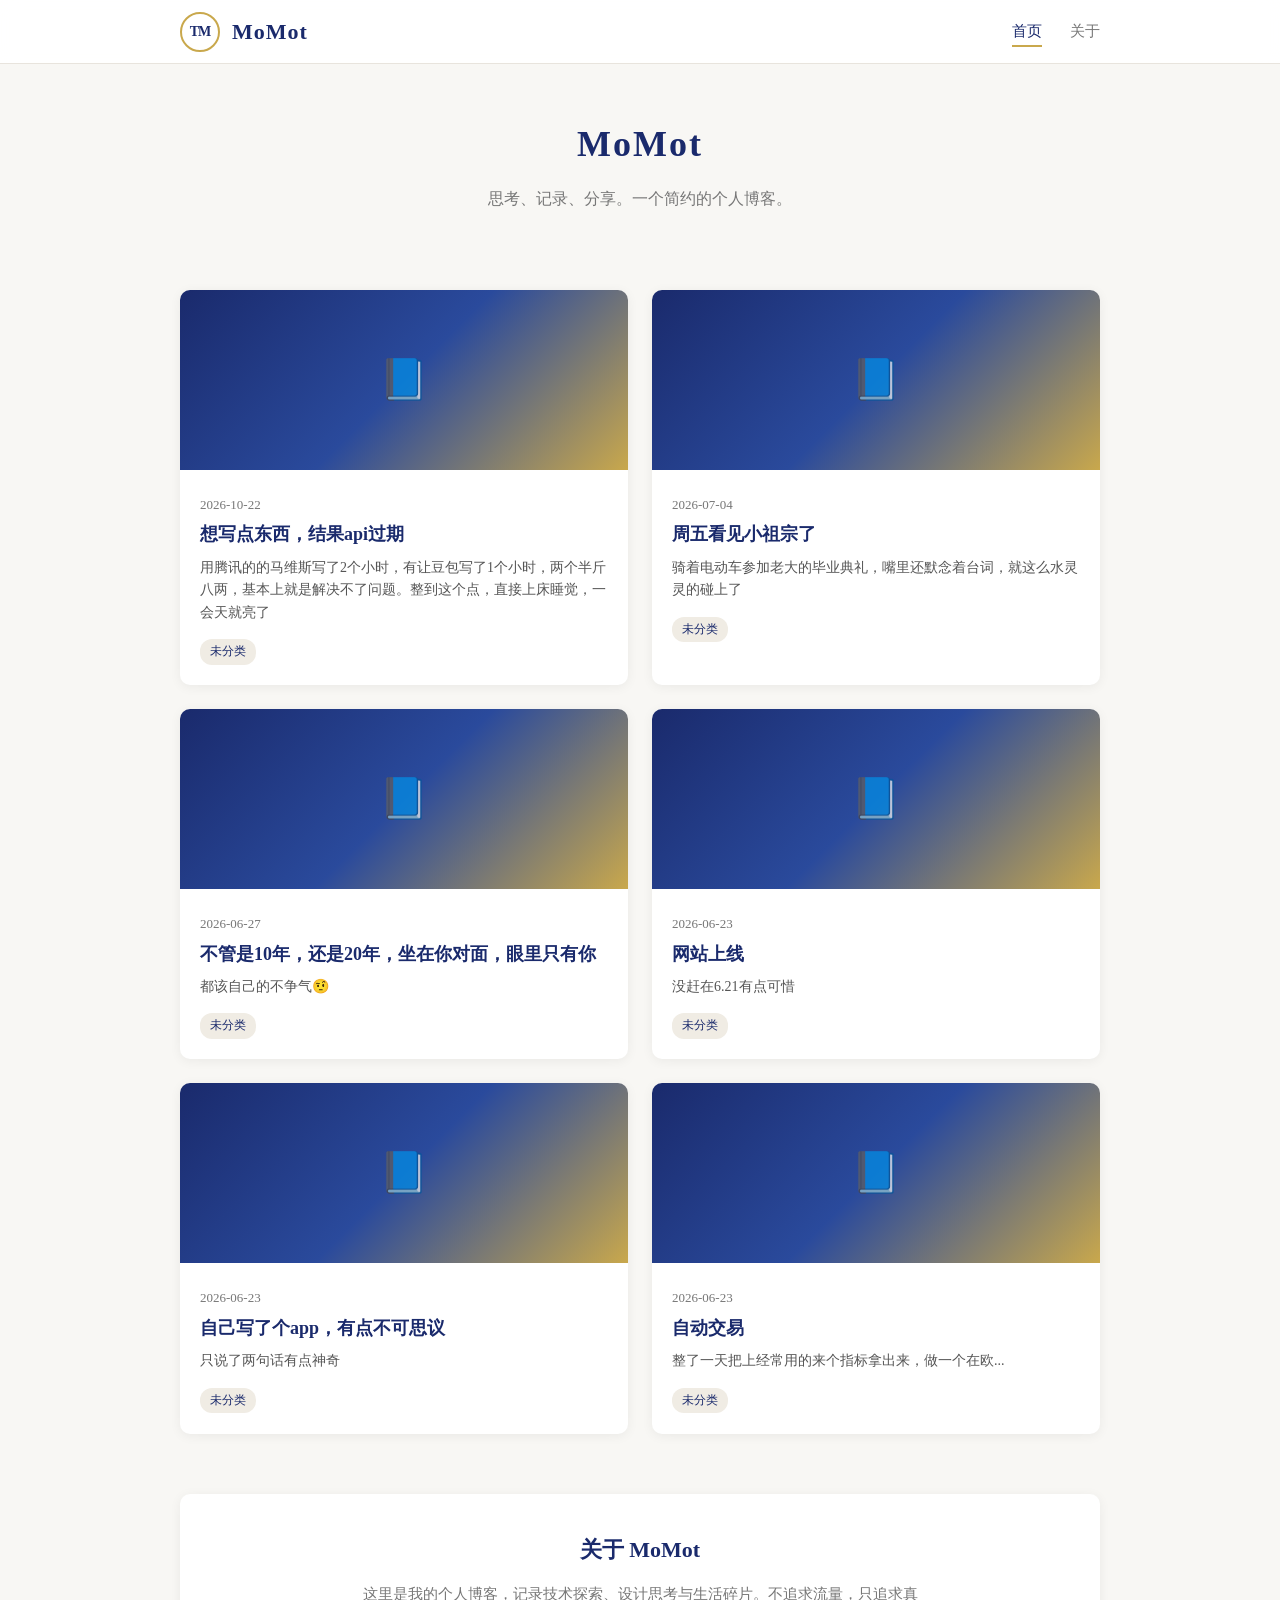
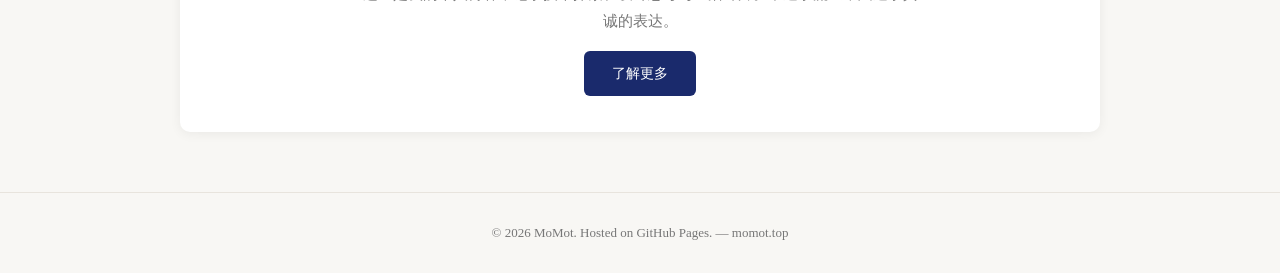
<file: index.html>
<!DOCTYPE html>
<html lang="zh-CN">
<head>
  <meta charset="UTF-8">
  <meta name="viewport" content="width=device-width, initial-scale=1.0">
  <title>MoMot - 思考与记录</title>
  <link rel="stylesheet" href="style.css">
</head>
<body>

<nav class="navbar">
  <div class="nav-inner">
    <a href="./index.html" class="nav-brand">
      <div class="nav-logo">
        <span class="nav-logo-text">
          <span class="tm-top">TM</span>
        </span>
      </div>
      <span class="nav-site-name">MoMot</span>
    </a>
    <button class="nav-toggle" aria-label="菜单">
      <span></span><span></span><span></span>
    </button>
    <ul class="nav-links">
      <li><a href="./index.html" class="active">首页</a></li>
      <li><a href="./about.html">关于</a></li>
    </ul>
  </div>
</nav>

<section class="hero">
  <h1>MoMot</h1>
  <p>思考、记录、分享。一个简约的个人博客。</p>
</section>

<main class="main">
  <div class="post-grid">
    <!-- Dynamic content loaded by script.js -->
    <p class="loading-text">加载中...</p>
  </div>

  <div class="pagination">
    <span class="current">1</span>
    <a href="#">2</a>
    <a href="#">下一页 &rarr;</a>
  </div>

  <div class="about-snippet">
    <h2>关于 MoMot</h2>
    <p>这里是我的个人博客，记录技术探索、设计思考与生活碎片。不追求流量，只追求真诚的表达。</p>
    <a href="./about.html" class="btn">了解更多</a>
  </div>
</main>

<footer class="site-footer">
  <p>&copy; 2026 MoMot. Hosted on GitHub Pages. &mdash; momot.top</p>
</footer>

<script src="script.js"></script>
</body>
</html>
</file>
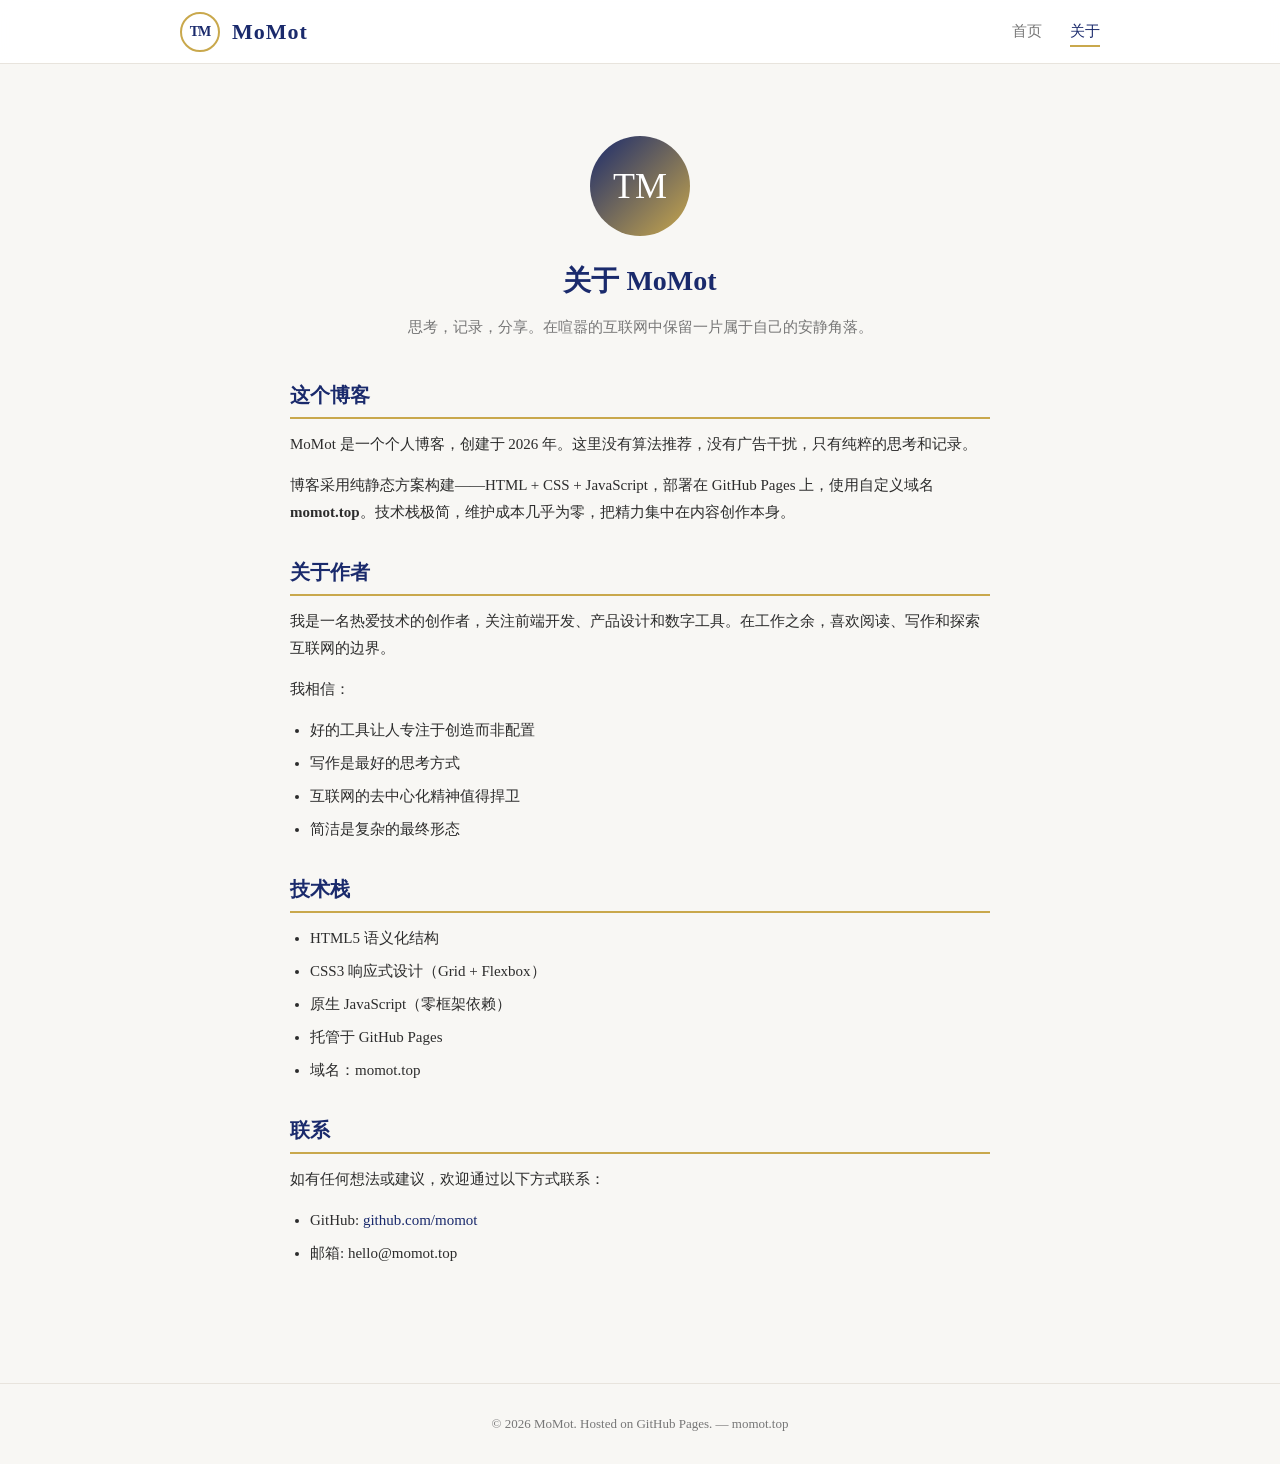
<file: about.html>
<!DOCTYPE html>
<html lang="zh-CN">
<head>
  <meta charset="UTF-8">
  <meta name="viewport" content="width=device-width, initial-scale=1.0">
  <title>关于 - MoMot</title>
  <link rel="stylesheet" href="style.css">
</head>
<body>

<nav class="navbar">
  <div class="nav-inner">
    <a href="./index.html" class="nav-brand">
      <div class="nav-logo">
        <span class="nav-logo-text">
          <span class="tm-top">TM</span>
        </span>
      </div>
      <span class="nav-site-name">MoMot</span>
    </a>
    <button class="nav-toggle" aria-label="菜单">
      <span></span><span></span><span></span>
    </button>
    <ul class="nav-links">
      <li><a href="./index.html">首页</a></li>
      <li><a href="./about.html" class="active">关于</a></li>
    </ul>
  </div>
</nav>

<main class="main">
  <div class="about-page">
    <div class="about-avatar">TM</div>
    <h1>关于 MoMot</h1>
    <p class="subtitle">思考，记录，分享。在喧嚣的互联网中保留一片属于自己的安静角落。</p>

    <h2>这个博客</h2>
    <p>MoMot 是一个个人博客，创建于 2026 年。这里没有算法推荐，没有广告干扰，只有纯粹的思考和记录。</p>
    <p>博客采用纯静态方案构建——HTML + CSS + JavaScript，部署在 GitHub Pages 上，使用自定义域名 <strong>momot.top</strong>。技术栈极简，维护成本几乎为零，把精力集中在内容创作本身。</p>

    <h2>关于作者</h2>
    <p>我是一名热爱技术的创作者，关注前端开发、产品设计和数字工具。在工作之余，喜欢阅读、写作和探索互联网的边界。</p>
    <p>我相信：</p>
    <ul>
      <li>好的工具让人专注于创造而非配置</li>
      <li>写作是最好的思考方式</li>
      <li>互联网的去中心化精神值得捍卫</li>
      <li>简洁是复杂的最终形态</li>
    </ul>

    <h2>技术栈</h2>
    <ul>
      <li>HTML5 语义化结构</li>
      <li>CSS3 响应式设计（Grid + Flexbox）</li>
      <li>原生 JavaScript（零框架依赖）</li>
      <li>托管于 GitHub Pages</li>
      <li>域名：momot.top</li>
    </ul>

    <h2>联系</h2>
    <p>如有任何想法或建议，欢迎通过以下方式联系：</p>
    <ul>
      <li>GitHub: <a href="https://github.com">github.com/momot</a></li>
      <li>邮箱: hello@momot.top</li>
    </ul>
  </div>
</main>

<footer class="site-footer">
  <p>&copy; 2026 MoMot. Hosted on GitHub Pages. &mdash; momot.top</p>
</footer>

<script src="script.js"></script>
</body>
</html>
</file>
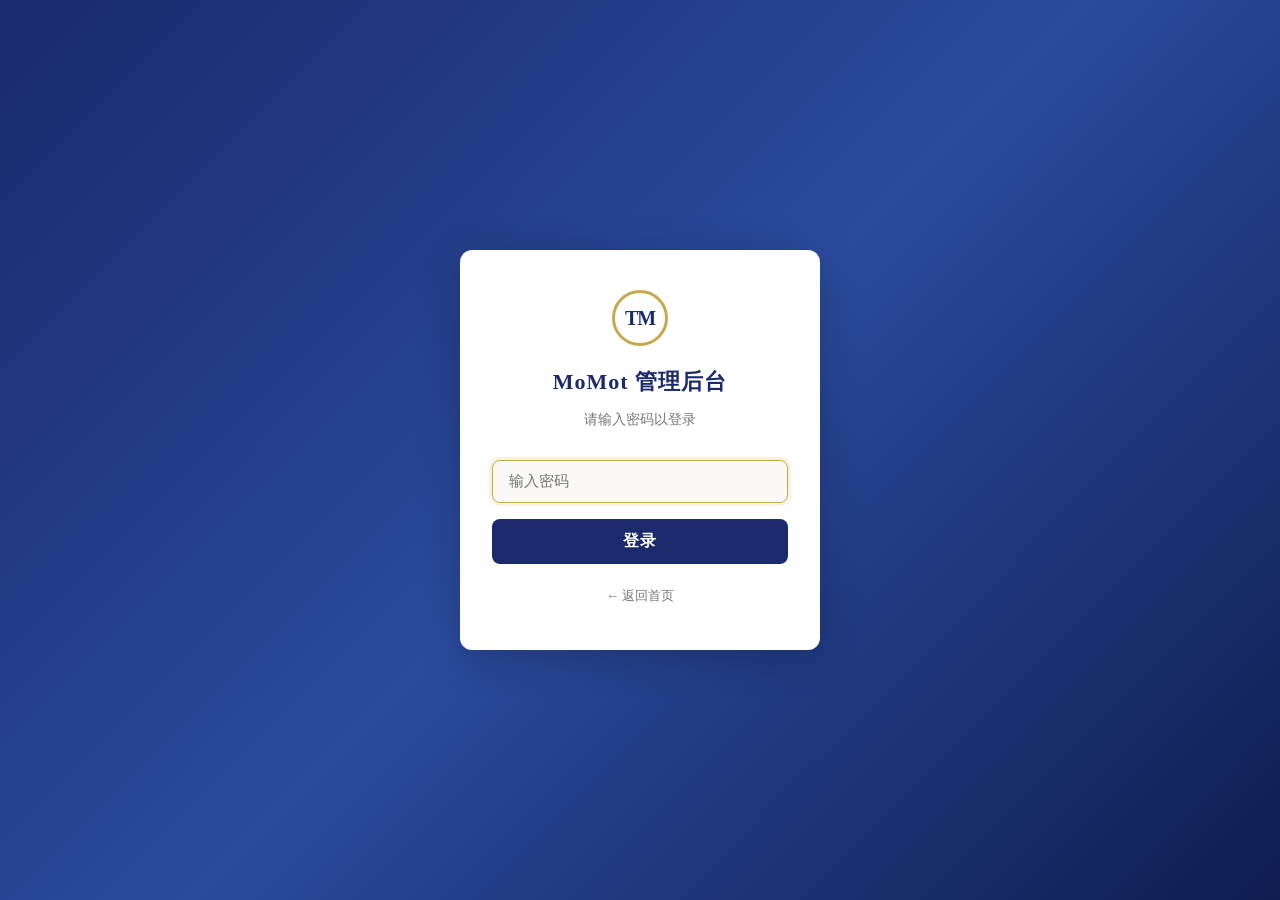
<file: admin.html>
<!DOCTYPE html>
<html lang="zh-CN">
<head>
  <meta charset="UTF-8">
  <meta name="viewport" content="width=device-width, initial-scale=1.0">
  <title>管理后台 - MoMot</title>
  <link rel="stylesheet" href="style.css">
</head>
<body class="admin-page">

<nav class="navbar admin-navbar">
  <div class="nav-inner">
    <a href="./index.html" class="nav-brand">
      <div class="nav-logo">
        <span class="nav-logo-text">
          <span class="tm-top">TM</span>
        </span>
      </div>
      <span class="nav-site-name">MoMot 管理后台</span>
    </a>
    <button id="btn-logout" class="btn-logout">退出登录</button>
  </div>
</nav>

<div class="admin-layout">
  <!-- Tabs -->
  <div class="admin-tabs">
    <button id="btn-write" class="admin-tab active">写文章</button>
    <button id="btn-list" class="admin-tab">文章列表</button>
  </div>

  <!-- Status message -->
  <div id="status-msg" class="status-msg" style="display:none;"></div>

  <!-- Write Panel -->
  <div id="panel-write" class="admin-panel">
    <div class="form-group">
      <label for="post-title">文章标题</label>
      <input type="text" id="post-title" class="form-input" placeholder="输入文章标题...">
    </div>
    <div class="form-group">
      <div class="editor-toolbar">
        <label for="post-content">Markdown 内容</label>
        <div class="toolbar-btns">
          <button type="button" id="btn-insert-image" class="btn-insert-image" title="插入图片">插入图片</button>
          <button type="button" id="btn-preview" class="btn-preview-toggle">预览</button>
        </div>
      </div>
      <!-- 隐藏的文件选择器 -->
      <input type="file" id="image-file-input" accept="image/*" style="display:none;">
      <textarea id="post-content" class="form-textarea" rows="20" placeholder="使用 Markdown 书写文章内容..."></textarea>
      <div id="post-preview" class="post-preview post-content" style="display:none;"></div>
      <div id="upload-status" style="display:none;margin-top:4px;font-size:12px;color:#888;"></div>
    </div>
    <button id="btn-publish" class="btn-publish">发布文章</button>
  </div>

  <!-- List Panel -->
  <div id="panel-list" class="admin-panel" style="display:none;">
    <table class="admin-table">
      <thead>
        <tr>
          <th>标题</th>
          <th>日期</th>
          <th>操作</th>
        </tr>
      </thead>
      <tbody id="posts-table-body">
        <tr><td colspan="3" class="loading-text">加载中...</td></tr>
      </tbody>
    </table>
  </div>
</div>

<script src="script.js"></script>
</body>
</html>
</file>
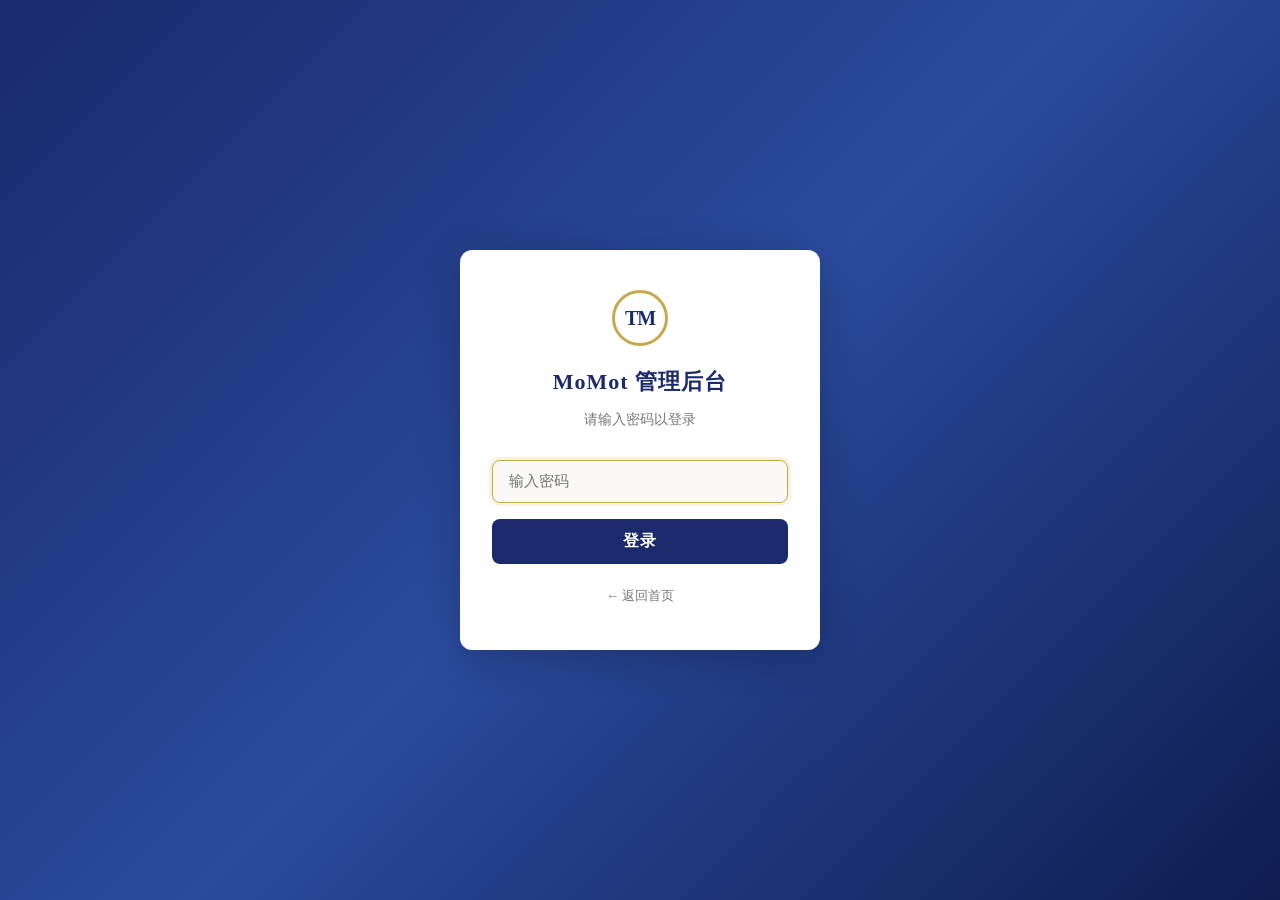
<file: login.html>
<!DOCTYPE html>
<html lang="zh-CN">
<head>
  <meta charset="UTF-8">
  <meta name="viewport" content="width=device-width, initial-scale=1.0">
  <title>登录 - MoMot 管理后台</title>
  <link rel="stylesheet" href="style.css">
</head>
<body class="login-page">

<div class="login-container">
  <div class="login-card">
    <div class="login-header">
      <div class="nav-logo">
        <span class="nav-logo-text">
          <span class="tm-top">TM</span>
        </span>
      </div>
      <h1>MoMot 管理后台</h1>
      <p>请输入密码以登录</p>
    </div>
    <!-- Step 1: 密码验证 -->
    <form id="login-form" class="login-form">
      <div class="form-group">
        <input type="password" id="login-password" class="form-input" placeholder="输入密码" autocomplete="current-password" autofocus>
      </div>
      <div id="login-error" class="login-error" style="display:none;">密码错误，请重试</div>
      <button type="submit" class="btn-login">登录</button>
    </form>

    <!-- Step 2: Token 配置（密码验证后显示） -->
    <div id="token-setup" class="login-form" style="display:none;">
      <p style="color:#aaa;font-size:0.9rem;margin-bottom:12px;">首次使用需配置 GitHub Token，用于同步文章数据。</p>
      <div class="form-group">
        <input type="text" id="token-input" class="form-input" placeholder="输入 GitHub Personal Access Token">
      </div>
      <div id="token-error" class="login-error" style="display:none;">Token 无效，请检查后重试</div>
      <button type="button" id="btn-token-save" class="btn-login">保存并进入后台</button>
      <button type="button" id="btn-token-skip" class="btn-login" style="background:#555;margin-top:8px;">跳过（仅本地模式）</button>
    </div>

    <a href="./index.html" class="login-back">&larr; 返回首页</a>
  </div>
</div>

<script>
(function() {
  var ADMIN_PWD = '8488';

  if (sessionStorage.getItem('momot_admin_auth') === 'true') {
    window.location.href = './admin.html';
    return;
  }

  var loginForm = document.getElementById('login-form');
  var tokenSetup = document.getElementById('token-setup');
  var pwdInput = document.getElementById('login-password');
  var errEl = document.getElementById('login-error');
  var tokenInput = document.getElementById('token-input');
  var tokenErr = document.getElementById('token-error');

  function showTokenStep() {
    loginForm.style.display = 'none';
    tokenSetup.style.display = 'block';
    tokenInput.focus();
  }

  function goToAdmin() {
    sessionStorage.setItem('momot_admin_auth', 'true');
    window.location.href = './admin.html';
  }

  function testToken(token, callback) {
    fetch('https://api.github.com/user', {
      headers: { 'Authorization': 'Bearer ' + token, 'Accept': 'application/vnd.github.v3+json' }
    }).then(function(res) {
      callback(res.ok);
    }).catch(function() {
      callback(false);
    });
  }

  loginForm.addEventListener('submit', function(e) {
    e.preventDefault();
    if (pwdInput.value === ADMIN_PWD) {
      if (localStorage.getItem('momot_github_token')) {
        goToAdmin();
      } else {
        showTokenStep();
      }
    } else {
      errEl.style.display = 'block';
      pwdInput.value = '';
      pwdInput.focus();
    }
  });

  document.getElementById('btn-token-save').addEventListener('click', function() {
    var t = tokenInput.value.trim();
    if (!t) return;
    testToken(t, function(ok) {
      if (ok) {
        localStorage.setItem('momot_github_token', t);
        goToAdmin();
      } else {
        tokenErr.style.display = 'block';
      }
    });
  });

  document.getElementById('btn-token-skip').addEventListener('click', function() {
    goToAdmin();
  });
})();
</script>

</body>
</html>
</file>
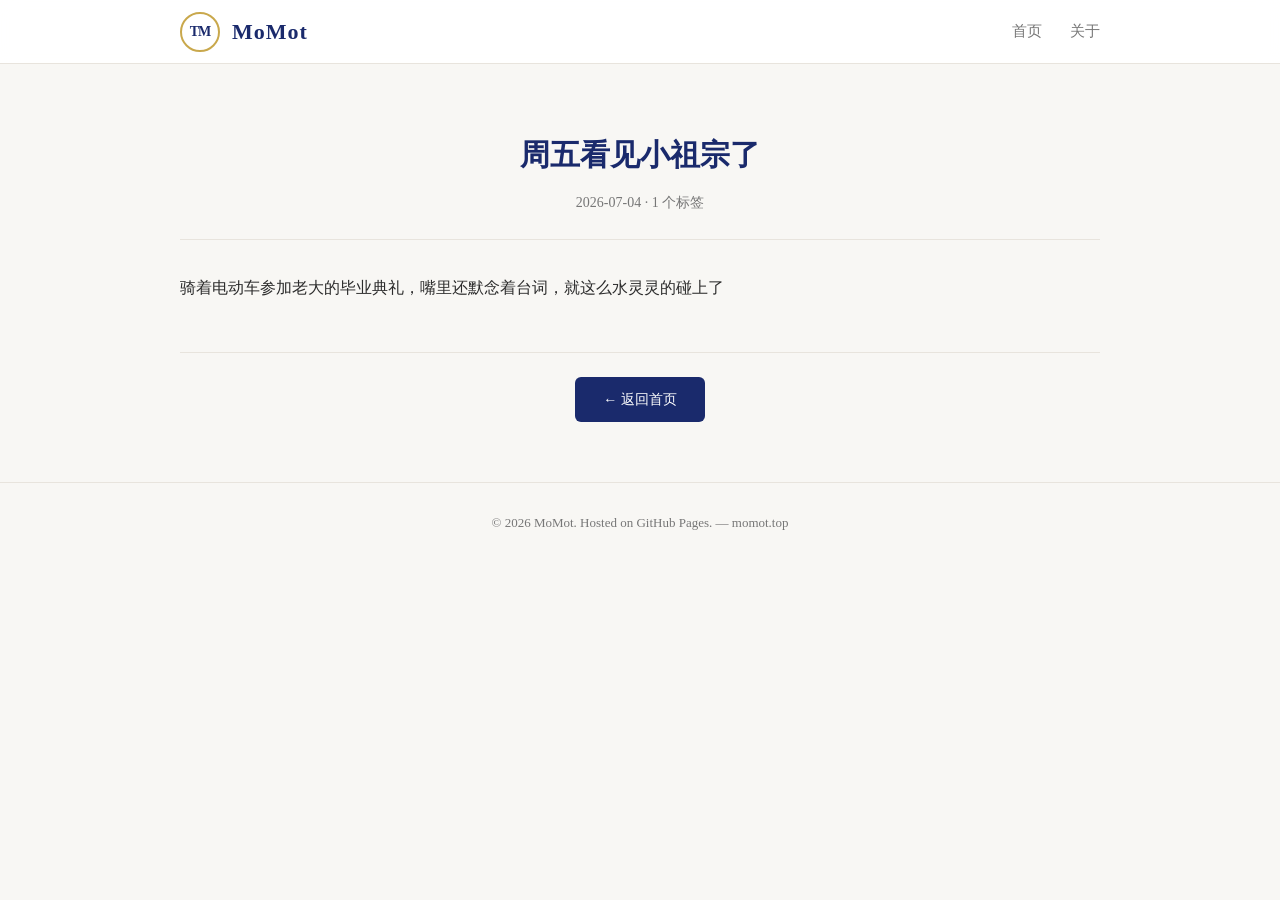
<file: post.html>
<!DOCTYPE html>
<html lang="zh-CN">
<head>
  <meta charset="UTF-8">
  <meta name="viewport" content="width=device-width, initial-scale=1.0">
  <title id="page-title">文章 - MoMot</title>
  <link rel="stylesheet" href="style.css">
</head>
<body>

<nav class="navbar">
  <div class="nav-inner">
    <a href="./index.html" class="nav-brand">
      <div class="nav-logo">
        <span class="nav-logo-text">
          <span class="tm-top">TM</span>
        </span>
      </div>
      <span class="nav-site-name">MoMot</span>
    </a>
    <button class="nav-toggle" aria-label="菜单">
      <span></span><span></span><span></span>
    </button>
    <ul class="nav-links">
      <li><a href="./index.html">首页</a></li>
      <li><a href="./about.html">关于</a></li>
    </ul>
  </div>
</nav>

<main class="main">
  <article id="post-article">
    <p class="loading-text">加载中...</p>
  </article>
</main>

<footer class="site-footer">
  <p>&copy; 2026 MoMot. Hosted on GitHub Pages. &mdash; momot.top</p>
</footer>

<script src="script.js"></script>
</body>
</html>
</file>
<file: style.css>
/* ===== MoMot Blog - Main Stylesheet ===== */
:root {
  --deep-blue: #1a2a6c;
  --deep-blue-light: #243a8a;
  --deep-blue-dark: #0f1d50;
  --gold: #c9a84c;
  --gold-light: #d9be6e;
  --bg: #f8f7f4;
  --card-bg: #ffffff;
  --text: #2c2c2c;
  --text-muted: #777;
  --border: #e8e4dd;
  --shadow: 0 2px 12px rgba(0,0,0,0.06);
  --radius: 10px;
  --max-width: 960px;
  --nav-height: 64px;
}

* { margin:0; padding:0; box-sizing:border-box; }

body {
  font-family: "Georgia", "Noto Serif SC", "Source Han Serif SC", "STSong", serif;
  background: var(--bg);
  color: var(--text);
  line-height: 1.8;
  min-height: 100vh;
}

a { color: var(--deep-blue); text-decoration: none; transition: color 0.2s; }
a:hover { color: var(--gold); }

.loading-text {
  text-align: center;
  color: var(--text-muted);
  padding: 40px 0;
  font-size: 15px;
}

/* ===== Navbar ===== */
.navbar {
  position: sticky; top:0; z-index:100;
  background: rgba(255,255,255,0.92);
  backdrop-filter: blur(10px);
  -webkit-backdrop-filter: blur(10px);
  border-bottom: 1px solid var(--border);
  height: var(--nav-height);
}
.nav-inner {
  max-width: var(--max-width);
  margin: 0 auto;
  padding: 0 20px;
  display: flex;
  align-items: center;
  justify-content: space-between;
  height: 100%;
}
.nav-brand {
  display: flex;
  align-items: center;
  gap: 12px;
  text-decoration: none;
  color: var(--deep-blue);
}
.nav-logo {
  width: 40px; height: 40px;
  background: #fff;
  border: 2px solid var(--gold);
  border-radius: 50%;
  display: flex;
  align-items: center;
  justify-content: center;
  flex-shrink: 0;
  position: relative;
}
.nav-logo-text {
  font-family: "Georgia", serif;
  font-weight: bold;
  font-size: 14px;
  line-height: 1;
  text-align: center;
  color: var(--deep-blue);
  position: relative;
}
.nav-logo-text .tm-top {
  color: var(--deep-blue);
  letter-spacing: -1px;
}
.nav-logo-text .tm-gold {
  color: var(--gold);
  position: absolute;
  top: 3px;
  left: 3px;
}
.nav-site-name {
  font-size: 22px;
  font-weight: bold;
  letter-spacing: 1px;
  color: var(--deep-blue);
}
.nav-links { display:flex; gap:28px; list-style:none; }
.nav-links a {
  font-size: 15px;
  color: var(--text-muted);
  padding: 6px 0;
  border-bottom: 2px solid transparent;
  transition: color 0.2s, border-color 0.2s;
}
.nav-links a:hover,
.nav-links a.active {
  color: var(--deep-blue);
  border-bottom-color: var(--gold);
}

/* Mobile nav toggle */
.nav-toggle { display:none; background:none; border:none; cursor:pointer; padding:8px; }
.nav-toggle span {
  display:block; width:22px; height:2px;
  background:var(--deep-blue); margin:5px 0;
  transition: all 0.3s;
}

/* ===== Main Content ===== */
.main {
  max-width: var(--max-width);
  margin: 0 auto;
  padding: 32px 20px 60px;
}

/* ===== Hero / Intro ===== */
.hero {
  text-align: center;
  padding: 48px 20px 36px;
}
.hero h1 {
  font-size: 36px;
  color: var(--deep-blue);
  margin-bottom: 8px;
  letter-spacing: 2px;
}
.hero p {
  color: var(--text-muted);
  font-size: 16px;
}

/* ===== Post Cards ===== */
.post-grid {
  display: grid;
  grid-template-columns: repeat(auto-fill, minmax(300px, 1fr));
  gap: 24px;
  margin-top: 8px;
}
.post-card {
  background: var(--card-bg);
  border-radius: var(--radius);
  overflow: hidden;
  box-shadow: var(--shadow);
  transition: transform 0.2s, box-shadow 0.2s;
}
.post-card:hover {
  transform: translateY(-3px);
  box-shadow: 0 6px 24px rgba(0,0,0,0.1);
}
.post-card-img {
  height: 180px;
  background: linear-gradient(135deg, var(--deep-blue) 0%, #2a4a9c 50%, var(--gold) 100%);
  display: flex;
  align-items: center;
  justify-content: center;
}
.post-card-img span {
  font-size: 40px;
  color: rgba(255,255,255,0.7);
}
.post-card-body { padding: 20px; }
.post-card-body h3 {
  font-size: 18px;
  margin-bottom: 6px;
}
.post-card-body h3 a { color: var(--deep-blue); }
.post-card-body h3 a:hover { color: var(--gold); }
.post-card-date {
  font-size: 13px;
  color: var(--text-muted);
  margin-bottom: 10px;
}
.post-card-excerpt {
  font-size: 14px;
  color: #555;
  line-height: 1.6;
}
.post-card-tags { margin-top: 12px; }
.post-card-tags span {
  display: inline-block;
  background: #f0ece4;
  color: var(--deep-blue);
  font-size: 12px;
  padding: 2px 10px;
  border-radius: 12px;
  margin-right: 6px;
}

/* ===== Sidebar / About snippet ===== */
.about-snippet {
  margin-top: 60px;
  padding: 36px 24px;
  background: var(--card-bg);
  border-radius: var(--radius);
  box-shadow: var(--shadow);
  text-align: center;
}
.about-snippet h2 {
  font-size: 22px;
  color: var(--deep-blue);
  margin-bottom: 12px;
}
.about-snippet p {
  color: var(--text-muted);
  max-width: 560px;
  margin: 0 auto;
  font-size: 15px;
}
.about-snippet .btn {
  display: inline-block;
  margin-top: 16px;
  padding: 10px 28px;
  background: var(--deep-blue);
  color: #fff;
  border-radius: 6px;
  font-size: 14px;
  transition: background 0.2s;
}
.about-snippet .btn:hover {
  background: var(--gold);
  color: #fff;
}

/* ===== Single Post Page ===== */
.post-header {
  text-align: center;
  padding: 32px 0 24px;
  border-bottom: 1px solid var(--border);
  margin-bottom: 32px;
}
.post-header h1 {
  font-size: 30px;
  color: var(--deep-blue);
  margin-bottom: 8px;
}
.post-header .post-meta {
  color: var(--text-muted);
  font-size: 14px;
}
.post-content {
  font-size: 16px;
  line-height: 2;
}
.post-content h1 {
  font-size: 26px;
  color: var(--deep-blue);
  margin: 36px 0 14px;
  padding-bottom: 6px;
  border-bottom: 2px solid var(--gold);
}
.post-content h2 {
  font-size: 22px;
  color: var(--deep-blue);
  margin: 32px 0 12px;
  padding-bottom: 6px;
  border-bottom: 2px solid var(--gold);
}
.post-content h3 {
  font-size: 18px;
  color: var(--deep-blue);
  margin: 24px 0 8px;
}
.post-content p { margin-bottom: 16px; }
.post-content ul, .post-content ol {
  margin: 12px 0 16px 24px;
}
.post-content li { margin-bottom: 6px; }
.post-content blockquote {
  border-left: 3px solid var(--gold);
  padding: 8px 16px;
  margin: 20px 0;
  background: #faf9f6;
  color: #666;
  font-style: italic;
}
.post-content code {
  background: #f0ece4;
  padding: 2px 6px;
  border-radius: 4px;
  font-size: 14px;
}
.post-content pre {
  background: #1e1e2e;
  color: #cdd6f4;
  padding: 16px 20px;
  border-radius: 8px;
  overflow-x: auto;
  margin: 16px 0;
  font-size: 14px;
  line-height: 1.5;
}
.post-content pre code {
  background: none;
  padding: 0;
  color: inherit;
}
.post-content img {
  max-width: 100%;
  border-radius: 8px;
  margin: 16px 0;
}
.post-footer {
  margin-top: 48px;
  padding-top: 24px;
  border-top: 1px solid var(--border);
  text-align: center;
}
.post-footer a {
  display: inline-block;
  padding: 10px 28px;
  background: var(--deep-blue);
  color: #fff;
  border-radius: 6px;
  font-size: 14px;
  transition: background 0.2s;
}
.post-footer a:hover { background: var(--gold); color:#fff; }

/* ===== About Page ===== */
.about-page { max-width: 700px; margin: 0 auto; padding: 40px 0; }
.about-avatar {
  width: 100px; height: 100px;
  border-radius: 50%;
  background: linear-gradient(135deg, var(--deep-blue) 0%, var(--gold) 100%);
  margin: 0 auto 20px;
  display: flex;
  align-items: center;
  justify-content: center;
  font-size: 36px;
  color: #fff;
}
.about-page h1 {
  text-align: center;
  font-size: 28px;
  color: var(--deep-blue);
  margin-bottom: 8px;
}
.about-page .subtitle {
  text-align: center;
  color: var(--text-muted);
  font-size: 15px;
  margin-bottom: 36px;
}
.about-page h2 {
  font-size: 20px;
  color: var(--deep-blue);
  margin: 28px 0 12px;
  padding-bottom: 4px;
  border-bottom: 2px solid var(--gold);
}
.about-page p { margin-bottom: 14px; font-size: 15px; }
.about-page ul { margin: 8px 0 16px 20px; }
.about-page li { margin-bottom: 6px; font-size: 15px; }

/* ===== Footer ===== */
.site-footer {
  text-align: center;
  padding: 28px 20px;
  border-top: 1px solid var(--border);
  color: var(--text-muted);
  font-size: 13px;
}

/* ===== Pagination ===== */
.pagination {
  display: flex; justify-content: center; gap: 8px;
  margin-top: 40px;
}
.pagination a, .pagination span {
  display: inline-block;
  padding: 8px 14px;
  border: 1px solid var(--border);
  border-radius: 6px;
  font-size: 14px;
  color: var(--text-muted);
  background: var(--card-bg);
}
.pagination a:hover { border-color: var(--gold); color: var(--gold); }
.pagination .current {
  background: var(--deep-blue);
  color: #fff;
  border-color: var(--deep-blue);
}

/* ============================================================
   LOGIN PAGE
   ============================================================ */
.login-page {
  display: flex;
  align-items: center;
  justify-content: center;
  min-height: 100vh;
  background: linear-gradient(135deg, var(--deep-blue) 0%, #2a4a9c 50%, var(--deep-blue-dark) 100%);
}
.login-container {
  width: 100%;
  max-width: 400px;
  padding: 20px;
}
.login-card {
  background: var(--card-bg);
  border-radius: 12px;
  padding: 40px 32px;
  box-shadow: 0 8px 40px rgba(0,0,0,0.2);
  text-align: center;
}
.login-header {
  margin-bottom: 28px;
}
.login-header .nav-logo {
  margin: 0 auto 16px;
  width: 56px;
  height: 56px;
  border-width: 3px;
}
.login-header .nav-logo-text {
  font-size: 20px;
}
.login-header h1 {
  font-size: 22px;
  color: var(--deep-blue);
  margin-bottom: 6px;
  letter-spacing: 1px;
}
.login-header p {
  color: var(--text-muted);
  font-size: 14px;
}
.login-form .form-group {
  margin-bottom: 16px;
}
.form-input {
  width: 100%;
  padding: 12px 16px;
  font-size: 15px;
  font-family: inherit;
  border: 1px solid var(--border);
  border-radius: 8px;
  outline: none;
  transition: border-color 0.2s, box-shadow 0.2s;
  background: #faf9f6;
}
.form-input:focus {
  border-color: var(--gold);
  box-shadow: 0 0 0 3px rgba(201,168,76,0.15);
}
.login-error {
  color: #d44;
  font-size: 13px;
  margin-bottom: 12px;
  padding: 8px;
  background: #fef0f0;
  border-radius: 6px;
}
.btn-login {
  width: 100%;
  padding: 12px;
  font-size: 16px;
  font-family: inherit;
  font-weight: bold;
  background: var(--deep-blue);
  color: #fff;
  border: none;
  border-radius: 8px;
  cursor: pointer;
  transition: background 0.2s;
  letter-spacing: 1px;
}
.btn-login:hover {
  background: var(--gold);
}
.login-back {
  display: inline-block;
  margin-top: 20px;
  font-size: 13px;
  color: var(--text-muted);
}
.login-back:hover { color: var(--gold); }

/* ============================================================
   ADMIN PAGE
   ============================================================ */
.admin-page {
  background: #f0efe9;
}
.admin-navbar {
  background: var(--deep-blue) !important;
  border-bottom: 2px solid var(--gold) !important;
}
.admin-navbar .nav-site-name,
.admin-navbar .nav-brand {
  color: #fff !important;
}
.admin-navbar .nav-logo {
  border-color: var(--gold);
  background: transparent;
}
.admin-navbar .nav-logo-text {
  color: #fff !important;
}
.admin-navbar .nav-logo-text .tm-top {
  color: var(--gold) !important;
}

.btn-logout {
  padding: 6px 20px;
  font-size: 13px;
  font-family: inherit;
  background: transparent;
  color: #fff;
  border: 1px solid rgba(255,255,255,0.4);
  border-radius: 6px;
  cursor: pointer;
  transition: all 0.2s;
}
.btn-logout:hover {
  background: rgba(255,255,255,0.1);
  border-color: #fff;
}

.admin-layout {
  max-width: 900px;
  margin: 0 auto;
  padding: 24px 20px 60px;
}

/* Tabs */
.admin-tabs {
  display: flex;
  gap: 0;
  margin-bottom: 24px;
  border-radius: 8px;
  overflow: hidden;
  box-shadow: var(--shadow);
}
.admin-tab {
  flex: 1;
  padding: 12px 20px;
  font-size: 15px;
  font-family: inherit;
  font-weight: bold;
  background: var(--card-bg);
  color: var(--text-muted);
  border: 1px solid var(--border);
  cursor: pointer;
  transition: all 0.2s;
}
.admin-tab:first-child { border-radius: 8px 0 0 8px; }
.admin-tab:last-child { border-radius: 0 8px 8px 0; }
.admin-tab.active {
  background: var(--deep-blue);
  color: #fff;
  border-color: var(--deep-blue);
}
.admin-tab:hover:not(.active) {
  background: #f0ece4;
}

/* Status */
.status-msg {
  padding: 10px 16px;
  border-radius: 8px;
  margin-bottom: 16px;
  font-size: 14px;
  text-align: center;
}
.status-msg.success {
  background: #e6f4ea;
  color: #1b7a30;
  border: 1px solid #b7dfc4;
}
.status-msg.error {
  background: #fef0f0;
  color: #c0392b;
  border: 1px solid #f5c6cb;
}

/* Admin Panel */
.admin-panel {
  background: var(--card-bg);
  border-radius: 12px;
  padding: 28px;
  box-shadow: var(--shadow);
}

/* Form */
.form-group {
  margin-bottom: 20px;
}
.form-group label {
  display: block;
  font-size: 14px;
  font-weight: bold;
  color: var(--deep-blue);
  margin-bottom: 6px;
}
.form-textarea {
  width: 100%;
  padding: 14px 16px;
  font-size: 15px;
  font-family: "Consolas", "Courier New", "Noto Sans SC", monospace;
  border: 1px solid var(--border);
  border-radius: 8px;
  outline: none;
  resize: vertical;
  min-height: 400px;
  line-height: 1.7;
  background: #faf9f6;
  transition: border-color 0.2s, box-shadow 0.2s;
}
.form-textarea:focus {
  border-color: var(--gold);
  box-shadow: 0 0 0 3px rgba(201,168,76,0.15);
}

.editor-toolbar {
  display: flex;
  justify-content: space-between;
  align-items: center;
  margin-bottom: 6px;
}
.editor-toolbar label {
  margin-bottom: 0;
}
.toolbar-btns {
  display: flex;
  gap: 8px;
  align-items: center;
}
.btn-insert-image {
  padding: 4px 14px;
  font-size: 13px;
  font-family: inherit;
  background: #f0ece4;
  color: var(--deep-blue);
  border: 1px solid var(--border);
  border-radius: 6px;
  cursor: pointer;
  transition: all 0.2s;
}
.btn-insert-image:hover {
  background: var(--gold);
  color: #fff;
  border-color: var(--gold);
}
.btn-preview-toggle {
  padding: 4px 16px;
  font-size: 13px;
  font-family: inherit;
  background: #f0ece4;
  color: var(--deep-blue);
  border: 1px solid var(--border);
  border-radius: 6px;
  cursor: pointer;
  transition: all 0.2s;
}
.btn-preview-toggle:hover {
  background: var(--gold);
  color: #fff;
  border-color: var(--gold);
}

.post-preview {
  min-height: 400px;
  padding: 16px;
  border: 1px solid var(--border);
  border-radius: 8px;
  background: #fdfcf9;
  overflow-y: auto;
}

.btn-publish {
  width: 100%;
  padding: 14px;
  font-size: 16px;
  font-family: inherit;
  font-weight: bold;
  background: var(--deep-blue);
  color: #fff;
  border: none;
  border-radius: 8px;
  cursor: pointer;
  transition: background 0.2s;
  letter-spacing: 1px;
}
.btn-publish:hover {
  background: var(--gold);
}

/* Admin Table */
.admin-table {
  width: 100%;
  border-collapse: collapse;
  font-size: 14px;
}
.admin-table th {
  text-align: left;
  padding: 12px 16px;
  background: #f5f2eb;
  color: var(--deep-blue);
  font-weight: bold;
  border-bottom: 2px solid var(--border);
  font-size: 13px;
  text-transform: uppercase;
  letter-spacing: 0.5px;
}
.admin-table td {
  padding: 14px 16px;
  border-bottom: 1px solid var(--border);
  color: var(--text);
}
.admin-table tr:hover td {
  background: #fdfcf9;
}
.admin-table .actions {
  white-space: nowrap;
}
.admin-table .btn-edit {
  padding: 4px 14px;
  font-size: 12px;
  font-family: inherit;
  background: var(--deep-blue);
  color: #fff;
  border: none;
  border-radius: 4px;
  cursor: pointer;
  margin-right: 6px;
  transition: background 0.2s;
}
.admin-table .btn-edit:hover { background: var(--gold); }
.admin-table .btn-del {
  padding: 4px 14px;
  font-size: 12px;
  font-family: inherit;
  background: transparent;
  color: #c0392b;
  border: 1px solid #e0b4b4;
  border-radius: 4px;
  cursor: pointer;
  transition: all 0.2s;
}
.admin-table .btn-del:hover {
  background: #c0392b;
  color: #fff;
  border-color: #c0392b;
}
.admin-table .loading-text {
  padding: 32px 0;
}

/* ===== Responsive ===== */
@media (max-width: 768px) {
  .post-grid { grid-template-columns: 1fr; }
  .hero h1 { font-size: 26px; }
  .nav-links {
    display: none;
    position: absolute; top: var(--nav-height);
    left: 0; right: 0;
    background: #fff;
    flex-direction: column;
    padding: 12px 20px;
    gap: 8px;
    border-bottom: 1px solid var(--border);
    box-shadow: 0 4px 12px rgba(0,0,0,0.06);
  }
  .nav-links.open { display: flex; }
  .nav-toggle { display: block; }
  .post-header h1 { font-size: 24px; }
  .about-page { padding: 20px; }

  .admin-layout { padding: 16px 12px 40px; }
  .admin-panel { padding: 20px 16px; }
  .admin-table { font-size: 13px; }
  .admin-table th, .admin-table td { padding: 10px 8px; }
  .form-textarea { min-height: 280px; }
  .login-card { padding: 28px 20px; }
}
</file>
